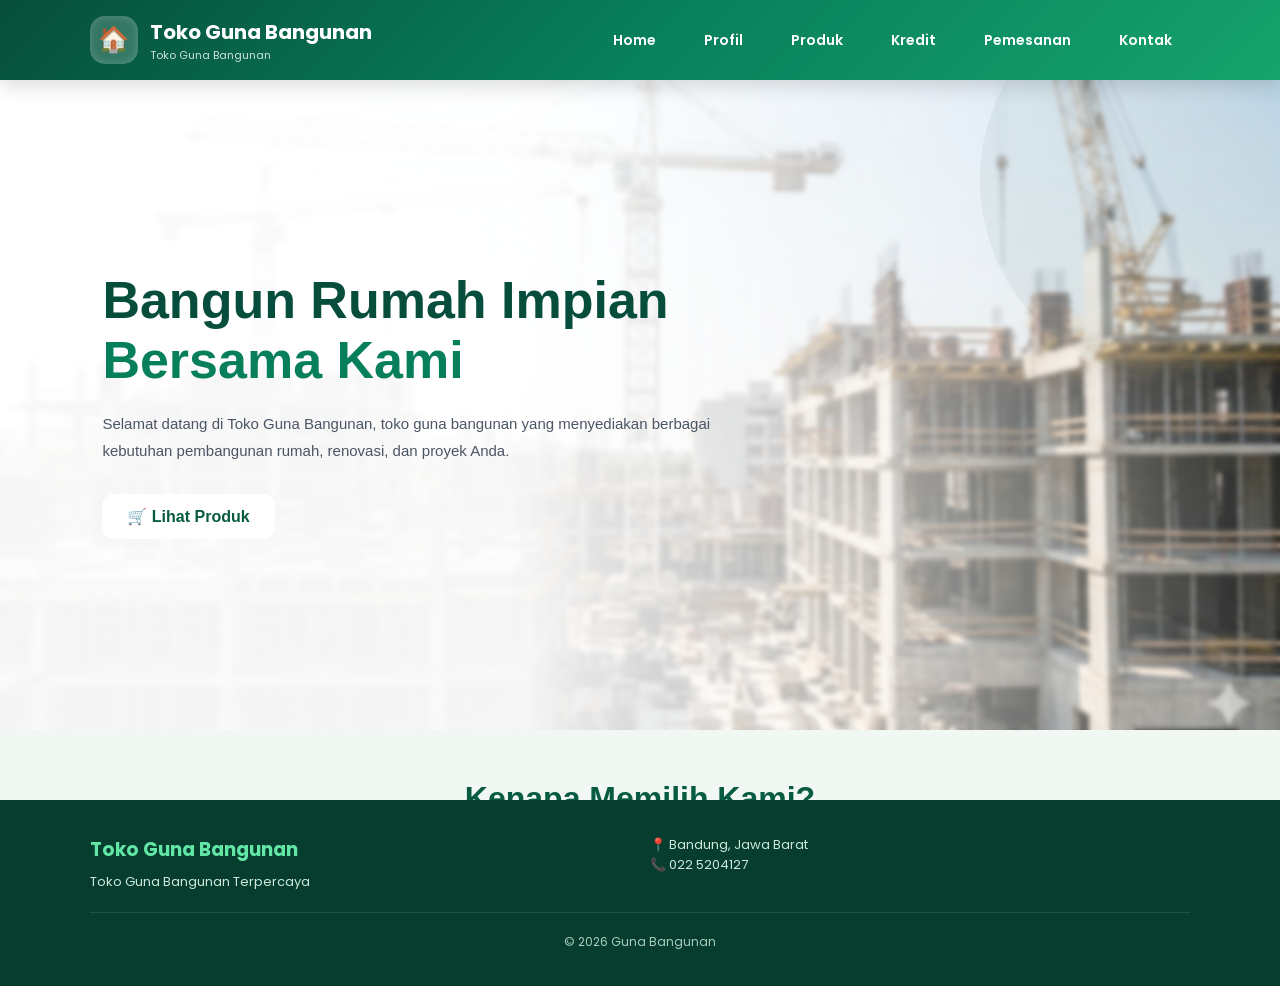
<file: index.html>
<!DOCTYPE html>
<html lang="id">
<head>
    <meta charset="UTF-8">
    <meta name="viewport" content="width=device-width, initial-scale=1.0">
    <title>Toko Guna Bangunan</title>

    <link rel="stylesheet" href="style.css">

    <!-- Font Google -->
    <link rel="preconnect" href="https://fonts.googleapis.com">
    <link rel="preconnect" href="https://fonts.gstatic.com" crossorigin>
    <link href="https://fonts.googleapis.com/css2?family=Poppins:wght@300;400;500;600;700;800&display=swap" rel="stylesheet">
</head>

<body>

    <!-- ================= HEADER ================= -->
    <header class="header">

        <div class="logo">
            <div class="logo-icon">🏠</div>

            <div>
                <h2>Toko Guna Bangunan</h2>
                <span>Toko Guna Bangunan</span>
            </div>
        </div>


        <nav class="navbar">
            <a href="home2.html" target="isi">Home</a>
            <a href="profil2.html" target="isi">Profil</a>
            <a href="produk2.html" target="isi">Produk</a>
            <a href="kredit2.html" target="isi">Kredit</a>
            <a href="form2.html" target="isi">Pemesanan</a>
            <a href="kontak2.html" target="isi">Kontak</a>
        </nav>

    </header>


    <!-- ================= ISI WEBSITE ================= -->

    <main>

        <iframe
            src="home2.html"
            name="isi"
            class="iframe-content"
            frameborder="0">
        </iframe>

    </main>


    <!-- ================= FOOTER ================= -->

    <footer>

        <div>
            <h3>Toko Guna Bangunan</h3>
            <p>Toko Guna Bangunan Terpercaya</p>
        </div>

        <div>
            <p>📍 Bandung, Jawa Barat</p>
            <p>📞 022 5204127</p>
        </div>


        <div class="copyright">
            © 2026 Guna Bangunan
        </div>

    </footer>

</body>
</html>
</file>
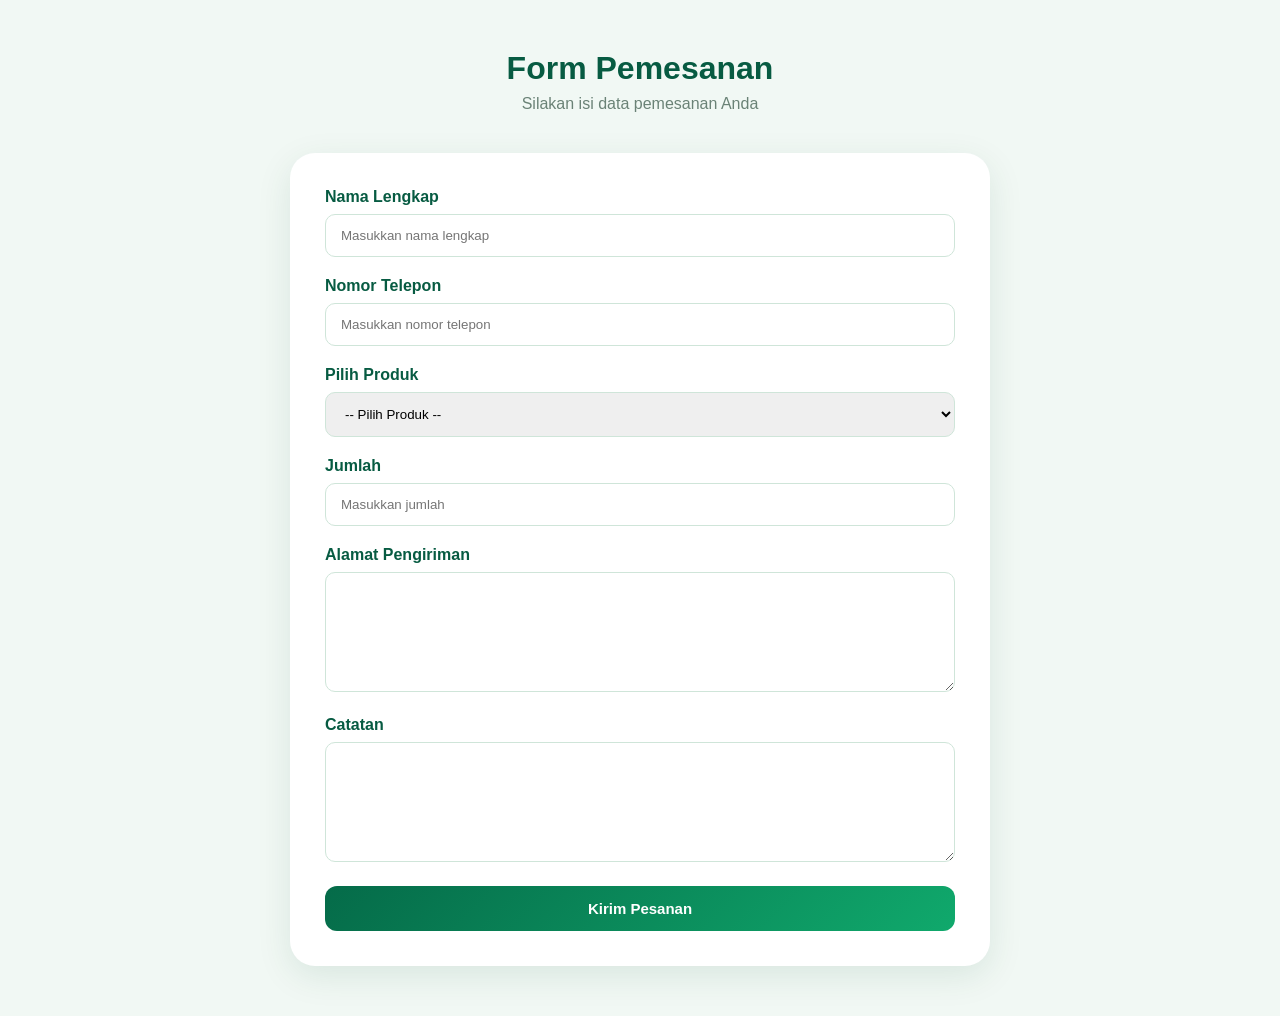
<file: form2.html>
<!DOCTYPE html>
<html lang="id">

<head>
    <meta charset="UTF-8">
    <meta name="viewport" content="width=device-width, initial-scale=1.0">

    <title>Pemesanan</title>

    <link rel="stylesheet" href="style.css">
</head>

<body>

<div class="container">

    <div class="section-title">
        <h1>Form Pemesanan</h1>
        <p>Silakan isi data pemesanan Anda</p>
    </div>


    <div class="form-box">

        <form>

            <div class="form-group">

                <label>Nama Lengkap</label>

                <input
                    type="text"
                    placeholder="Masukkan nama lengkap"
                    required>

            </div>


            <div class="form-group">

                <label>Nomor Telepon</label>

                <input
                    type="tel"
                    placeholder="Masukkan nomor telepon"
                    required>

            </div>


            <div class="form-group">

                <label>Pilih Produk</label>

                <select required>

                    <option value="">
                        -- Pilih Produk --
                    </option>

                    <option>Semen</option>
                    <option>Pasir Bangunan</option>
                    <option>Batu Bata Merah</option>
                    <option>Cat Tembok</option>
                    <option>Seng</option>
                    <option>Batu Split</option>
                    <option>Kayu</option>
                    <option>Asbes</option>
                    <option>Keramik</option>
                    <option>Paralon</option>
                    <option>Triplek</option>

                </select>

            </div>


            <div class="form-group">

                <label>Jumlah</label>

                <input
                    type="number"
                    placeholder="Masukkan jumlah"
                    min="1"
                    required>

            </div>


            <div class="form-group">

                <label>Alamat Pengiriman</label>

                <textarea
                    placeholder="Masukkan alamat lengkap">
                </textarea>

            </div>


            <div class="form-group">

                <label>Catatan</label>

                <textarea
                    placeholder="Tambahkan catatan jika diperlukan">
                </textarea>

            </div>


            <button
                type="submit"
                class="btn-submit">

                Kirim Pesanan

            </button>

        </form>

    </div>

</div>

</body>
</html>
</file>
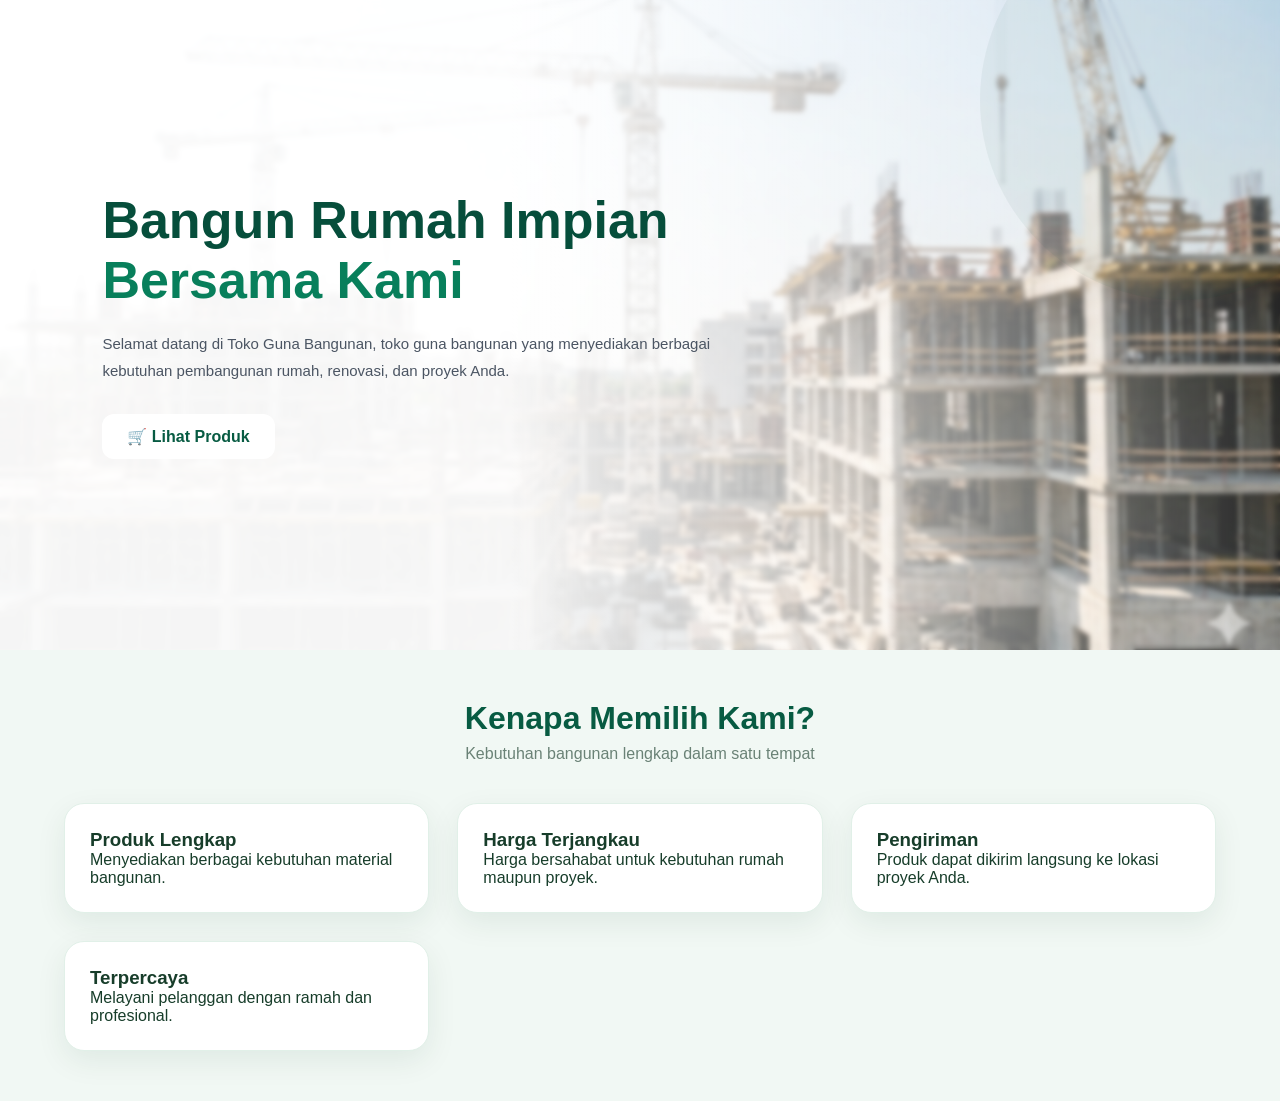
<file: home2.html>
<!DOCTYPE html>
<html lang="id">

<head>
    <meta charset="UTF-8">

    <title>Home</title>

    <link rel="stylesheet" href="style.css">
</head>

<body>

<section class="hero">

    <div class="hero-content">

        <h1>
            Bangun Rumah Impian
            <span>Bersama Kami</span>
        </h1>

        <p>
            Selamat datang di Toko Guna Bangunan,
            toko guna bangunan yang menyediakan
            berbagai kebutuhan pembangunan rumah,
            renovasi, dan proyek Anda.
        </p>

        <a href="produk2.html" class="btn">
            🛒 Lihat Produk
        </a>

    </div>

</section>


<section class="container">

    <div class="section-title">

        <h1>Kenapa Memilih Kami?</h1>

        <p>
            Kebutuhan bangunan lengkap dalam satu tempat
        </p>

    </div>


    <div class="product-grid">

        <div class="card">

            <h3>Produk Lengkap</h3>

            <p>
                Menyediakan berbagai kebutuhan
                material bangunan.
            </p>

        </div>


        <div class="card">

            <h3>Harga Terjangkau</h3>

            <p>
                Harga bersahabat untuk kebutuhan
                rumah maupun proyek.
            </p>

        </div>


        <div class="card">

            <h3> Pengiriman</h3>

            <p>
                Produk dapat dikirim langsung
                ke lokasi proyek Anda.
            </p>

        </div>


        <div class="card">

            <h3>Terpercaya</h3>

            <p>
                Melayani pelanggan dengan
                ramah dan profesional.
            </p>

        </div>

    </div>

</section>

</body>
</html>
</file>
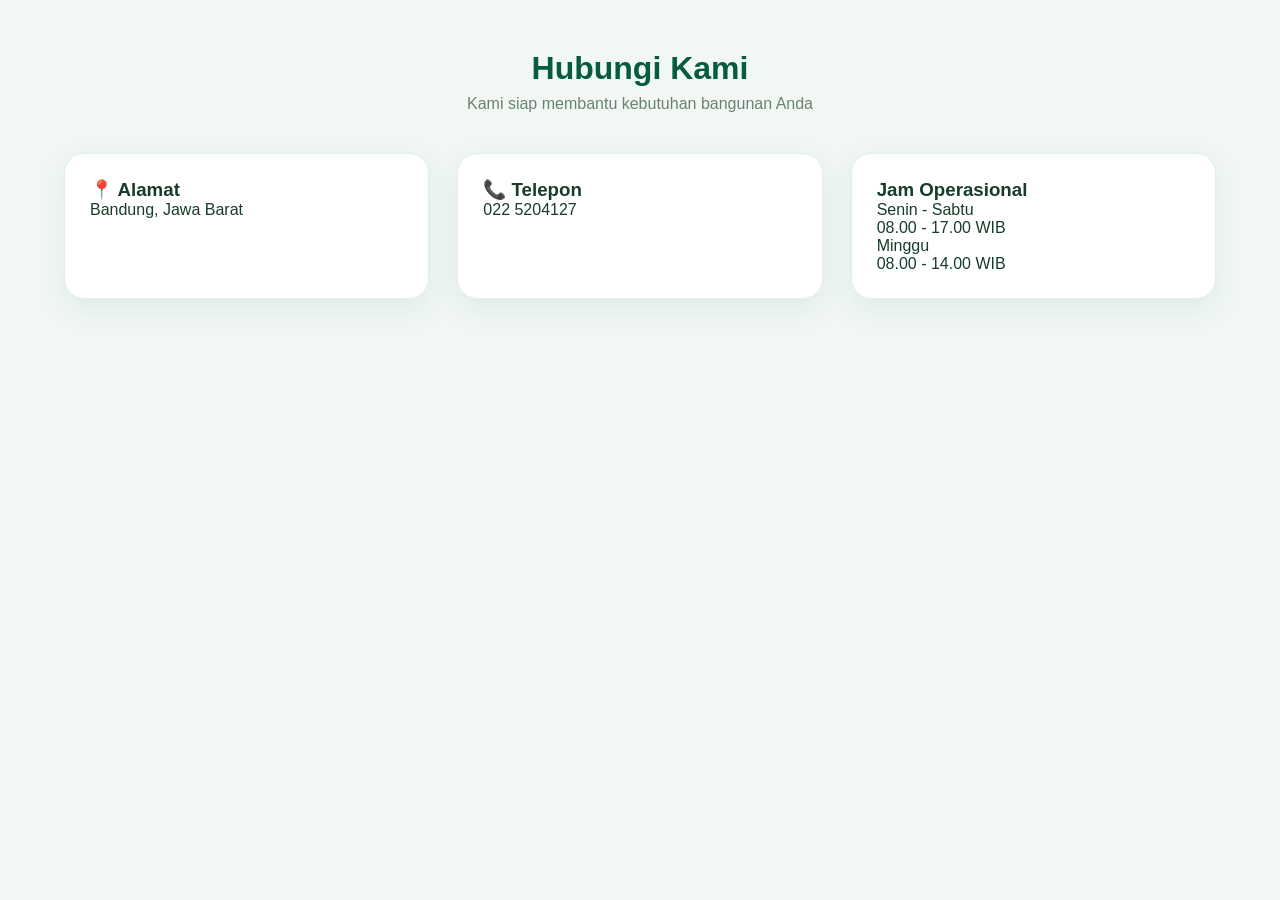
<file: kontak2.html>
<!DOCTYPE html>
<html lang="id">

<head>
    <meta charset="UTF-8">
    <meta name="viewport" content="width=device-width, initial-scale=1.0">

    <title>Kontak</title>

    <link rel="stylesheet" href="style.css">
</head>

<body>

<div class="container">

    <div class="section-title">
        <h1>Hubungi Kami</h1>
        <p>Kami siap membantu kebutuhan bangunan Anda</p>
    </div>


    <div class="product-grid">


        <div class="card">

            <h3>📍 Alamat</h3>

            <p>
                Bandung, Jawa Barat
            </p>

        </div>


        <div class="card">

            <h3>📞 Telepon</h3>

            <p>
                022 5204127
            </p>

        </div>


        <div class="card">

            <h3> Jam Operasional</h3>

            <p>
                Senin - Sabtu <br>
                08.00 - 17.00 WIB
            </p>
			
			<p>
                Minggu <br>
                08.00 - 14.00 WIB
            </p>

        </div>


    </div>

</div>

</body>
</html>
</file>
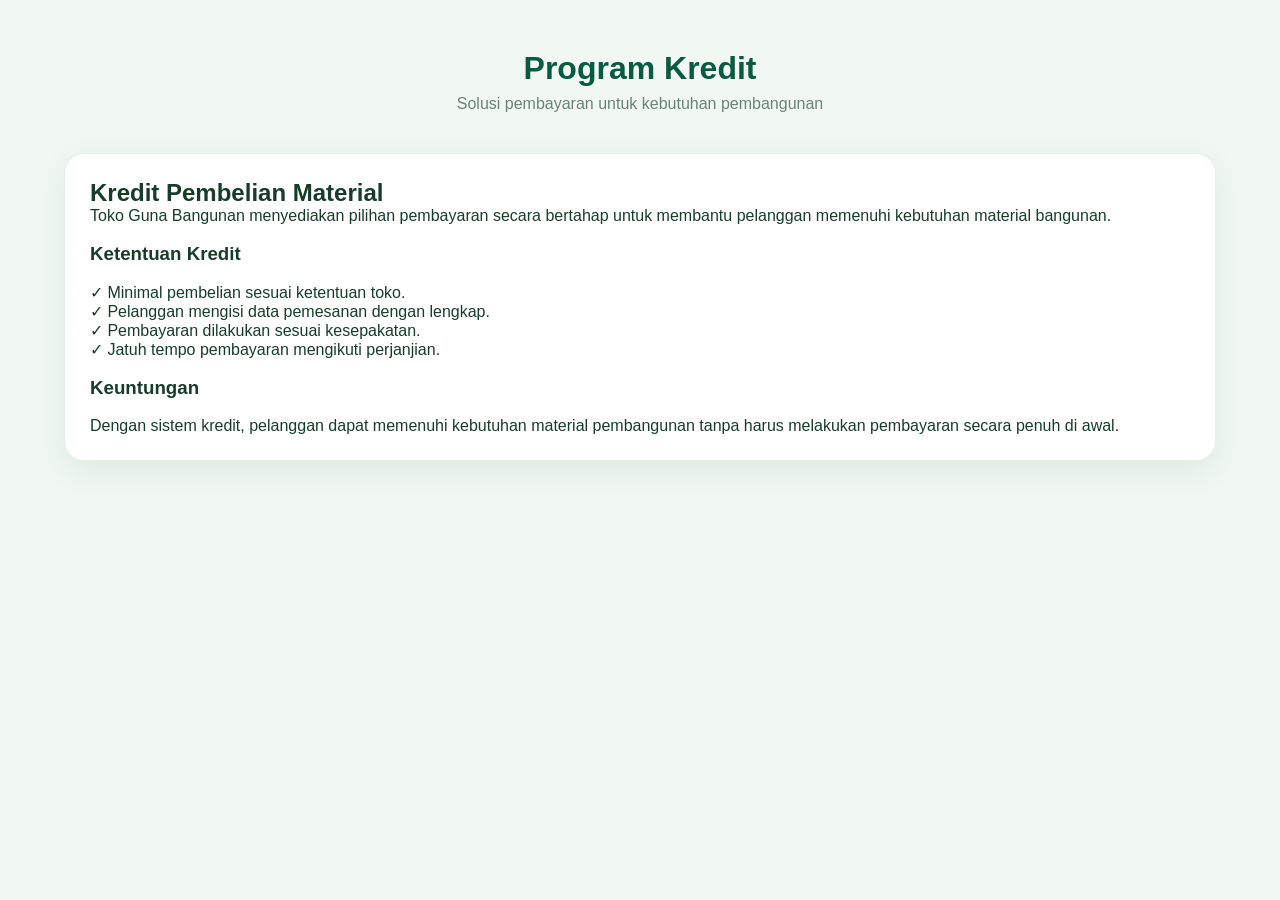
<file: kredit2.html>
<!DOCTYPE html>
<html lang="id">

<head>
    <meta charset="UTF-8">
    <meta name="viewport" content="width=device-width, initial-scale=1.0">

    <title>Kredit</title>

    <link rel="stylesheet" href="style.css">
</head>

<body>

<div class="container">

    <div class="section-title">
        <h1>Program Kredit</h1>
        <p>Solusi pembayaran untuk kebutuhan pembangunan</p>
    </div>


    <div class="card">

        <h2>Kredit Pembelian Material</h2>

        <p>
            Toko Guna Bangunan menyediakan pilihan pembayaran
            secara bertahap untuk membantu pelanggan memenuhi
            kebutuhan material bangunan.
        </p>

        <br>

        <h3>Ketentuan Kredit</h3>

        <br>

        <p>✓ Minimal pembelian sesuai ketentuan toko.</p>

        <p>✓ Pelanggan mengisi data pemesanan dengan lengkap.</p>

        <p>✓ Pembayaran dilakukan sesuai kesepakatan.</p>

        <p>✓ Jatuh tempo pembayaran mengikuti perjanjian.</p>

        <br>

        <h3>Keuntungan</h3>

        <br>

        <p>
            Dengan sistem kredit, pelanggan dapat memenuhi
            kebutuhan material pembangunan tanpa harus melakukan
            pembayaran secara penuh di awal.
        </p>

    </div>

</div>

</body>
</html>
</file>
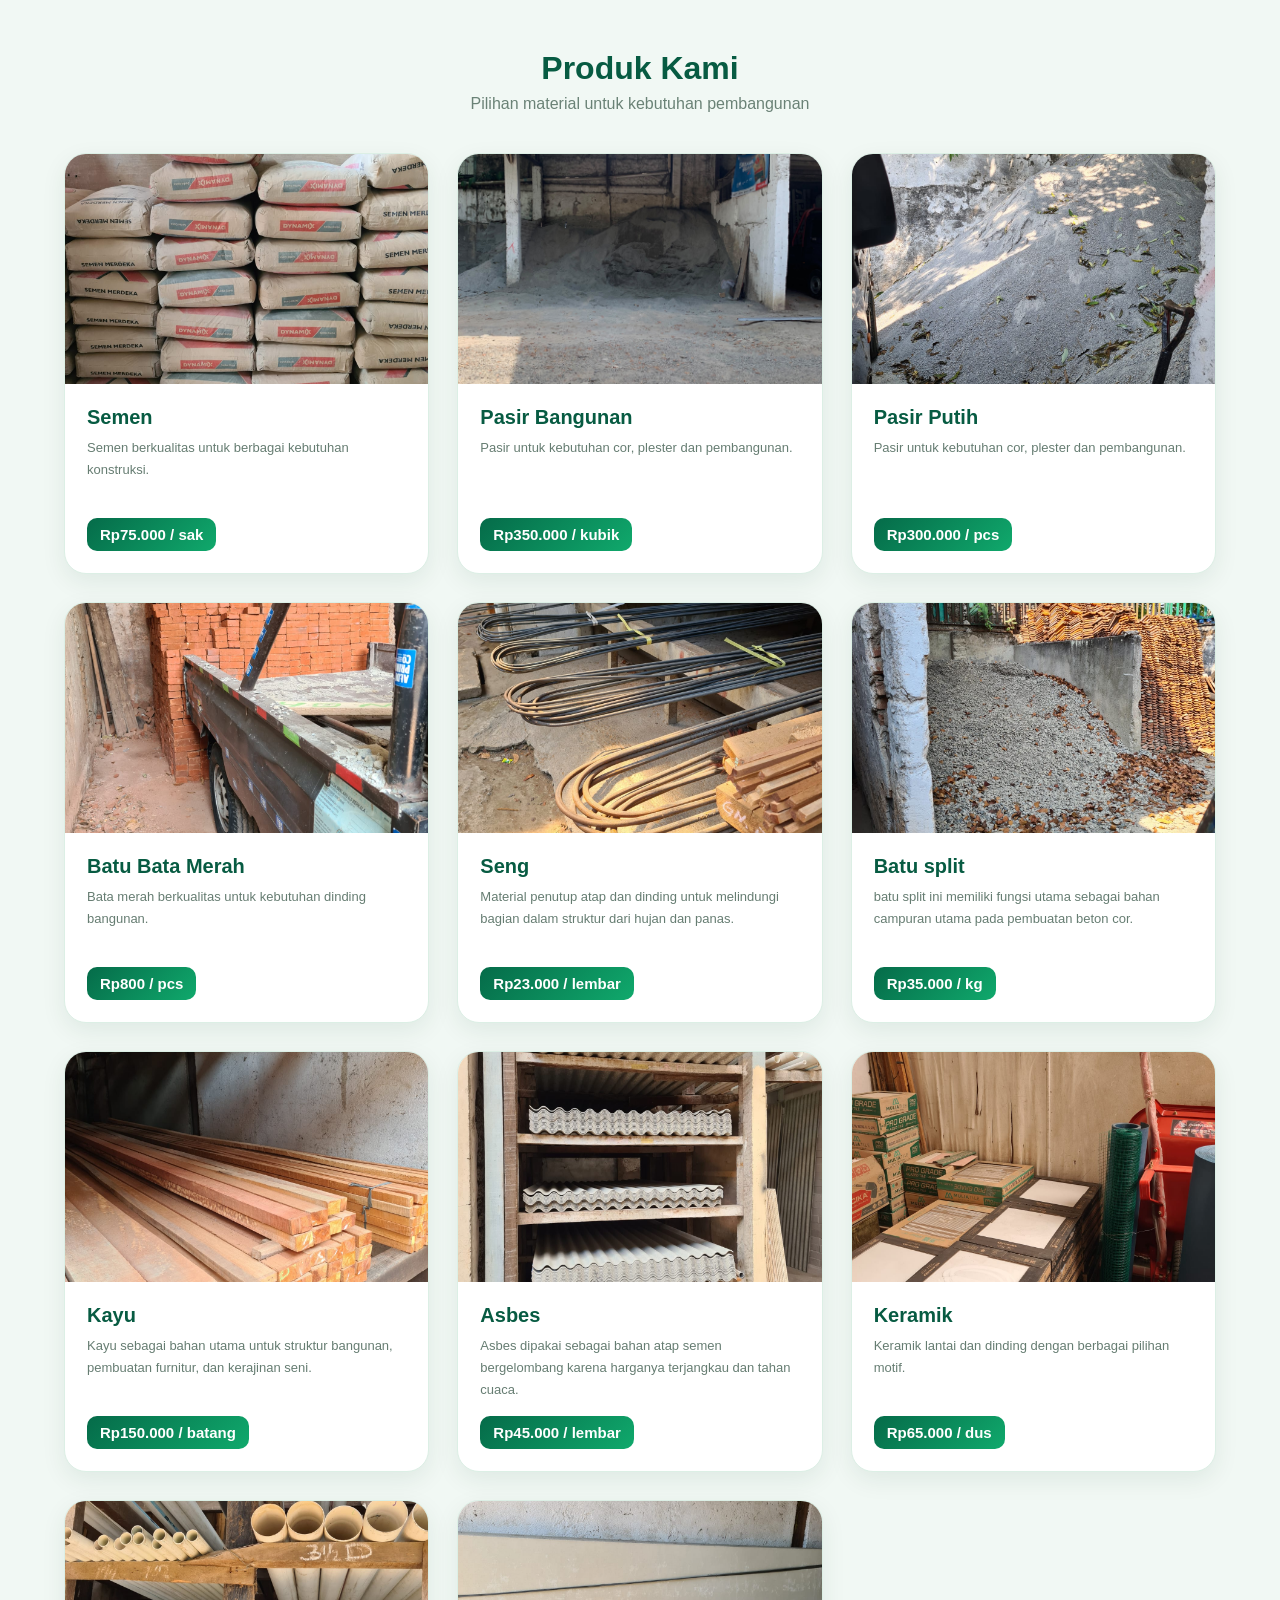
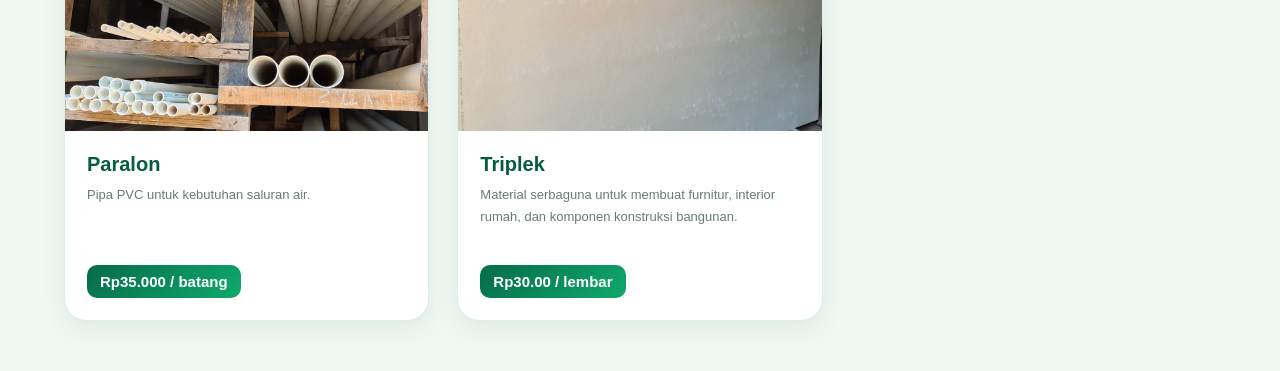
<file: produk2.html>
<!DOCTYPE html>
<html lang="id">

<head>
    <meta charset="UTF-8">
    <title>Produk</title>

    <link rel="stylesheet" href="style.css">
</head>

<body>

<div class="container">

    <div class="section-title">
        <h1>Produk Kami</h1>
        <p>Pilihan material untuk kebutuhan pembangunan</p>
    </div>


    <div class="product-grid">


        <!-- ================= PRODUK 1 ================= -->

        <div class="product-card">

            <img src="gambar/semen.JPG" alt="Semen">

            <div class="product-info">

                <h3>Semen</h3>

                <p>
                    Semen berkualitas untuk berbagai
                    kebutuhan konstruksi.
                </p>

                <div class="price">
                    Rp75.000 / sak
                </div>

            </div>
        </div>


        <!-- ================= PRODUK 2 ================= -->

        <div class="product-card">

            <img src="gambar/pasirpasang.JPG" alt="Pasir Pasang">

            <div class="product-info">

                <h3>Pasir Bangunan</h3>

                <p>
                    Pasir untuk kebutuhan cor,
                    plester dan pembangunan.
                </p>

                <div class="price">
                    Rp350.000 / kubik
                </div>

            </div>
        </div>


        <!-- ================= PRODUK 3 ================= -->

        <div class="product-card">

            <img src="gambar/pasirputih.JPG" alt="Pasir Putih">

            <div class="product-info">

                <h3>Pasir Putih</h3>

                <p>
                    Pasir untuk kebutuhan cor,
                    plester dan pembangunan.
                </p>

                <div class="price">
                    Rp300.000 / pcs
                </div>

            </div>
        </div>


        <!-- ================= PRODUK 4 ================= -->

        <div class="product-card">

            <img src="gambar/batubata.JPG" alt="Batu Bata Merah">

            <div class="product-info">

                <h3>Batu Bata Merah</h3>

                <p>
                    Bata merah berkualitas untuk
                    kebutuhan dinding bangunan.
                </p>

                <div class="price">
                    Rp800 / pcs
                </div>

            </div>
        </div>


        <!-- ================= PRODUK 5 ================= -->

        <div class="product-card">

            
            <img src="gambar/seng.JPG" alt="Seng">

            <div class="product-info">

                <h3>Seng</h3>

                <p>
                    Material penutup atap dan dinding untuk melindungi 
					bagian dalam struktur dari hujan dan panas.
                </p>

                
                <div class="price">
                    Rp23.000 / lembar
                </div>

            </div>
        </div>


        <!-- ================= PRODUK 6 ================= -->

        <div class="product-card">

            <img src="gambar/batusplit.JPG" alt="Batu split">

            <div class="product-info">

                <h3>Batu split</h3>

                <p>
                    batu split ini memiliki fungsi utama sebagai bahan 
					campuran utama pada pembuatan beton cor.
                </p>

                <div class="price">
                    Rp35.000 / kg
                </div>

            </div>
        </div>


        <!-- ================= PRODUK 7 ================= -->

        <div class="product-card">

            <img src="gambar/kayu.JPG" alt="Kayu">

            <div class="product-info">

                <h3>Kayu</h3>

                <p>
                    Kayu sebagai bahan utama untuk struktur bangunan, 
					pembuatan furnitur, dan kerajinan seni.
                </p>

                <div class="price">
                    Rp150.000 / batang
                </div>

            </div>
        </div>


        <!-- ================= PRODUK 8 ================= -->

        <div class="product-card">

            <img src="gambar/asbes.JPG" alt="asbes">

            <div class="product-info">

                <h3>Asbes</h3>

                <p>
                    Asbes dipakai sebagai bahan atap semen bergelombang 
					karena harganya terjangkau dan tahan cuaca.
                </p>

                <div class="price">
                    Rp45.000 / lembar
                </div>

            </div>
        </div>


        <!-- ================= PRODUK 9 ================= -->

        <div class="product-card">

            <img src="gambar/keramik.JPG" alt="Keramik">

            <div class="product-info">

                <h3>Keramik</h3>

                <p>
                    Keramik lantai dan dinding
                    dengan berbagai pilihan motif.
                </p>

                <div class="price">
                    Rp65.000 / dus
                </div>

            </div>
        </div>


        <!-- ================= PRODUK 10 ================= -->

        <div class="product-card">

            <img src="gambar/paralon.JPG" alt="Paralon">

            <div class="product-info">

                <h3>Paralon</h3>

                <p>
                    Pipa PVC untuk kebutuhan
                    saluran air.
                </p>

                <div class="price">
                    Rp35.000 / batang
                </div>

            </div>
        </div>


        <!-- ================= PRODUK 11 ================= -->

        <div class="product-card">

            <img src="gambar/triplek.JPG" alt="Triplek">

            <div class="product-info">

                <h3>Triplek</h3>

                <p>
                    Material serbaguna untuk membuat furnitur, interior rumah, 
					dan komponen konstruksi bangunan.
                </p>

                <div class="price">
                    Rp30.00 / lembar
                </div>

            </div>
        </div>


    </div>

</div>

</body>
</html>
</file>
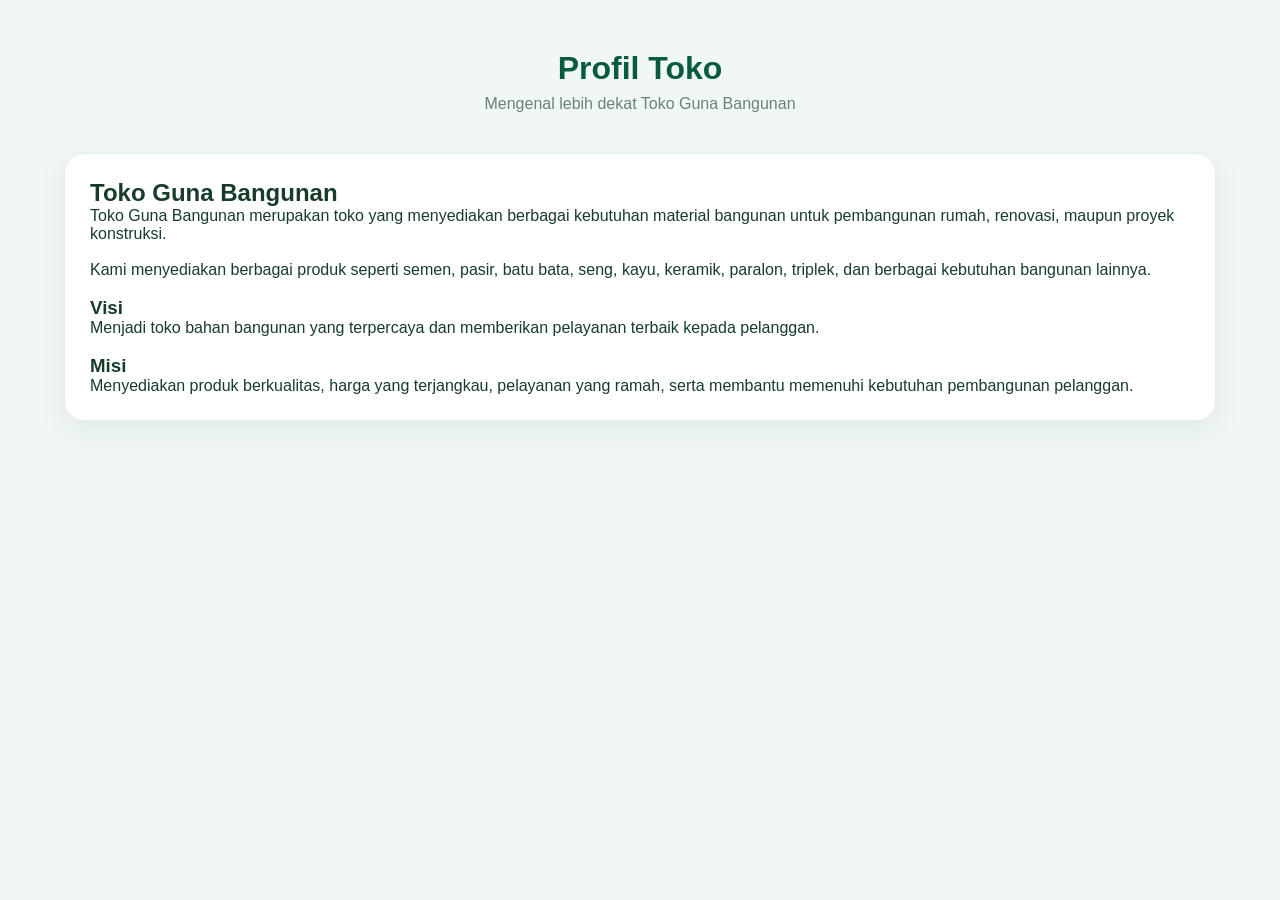
<file: profil2.html>
<!DOCTYPE html>
<html lang="id">

<head>
    <meta charset="UTF-8">
    <meta name="viewport" content="width=device-width, initial-scale=1.0">

    <title>Profil</title>

    <link rel="stylesheet" href="style.css">
</head>

<body>

<div class="container">

    <div class="section-title">
        <h1>Profil Toko</h1>
        <p>Mengenal lebih dekat Toko Guna Bangunan</p>
    </div>


    <div class="card">

        <h2>Toko Guna Bangunan</h2>

        <p>
            Toko Guna Bangunan merupakan toko yang menyediakan
            berbagai kebutuhan material bangunan untuk pembangunan
            rumah, renovasi, maupun proyek konstruksi.
        </p>

        <br>

        <p>
            Kami menyediakan berbagai produk seperti semen, pasir,
            batu bata, seng, kayu, keramik, paralon, triplek,
            dan berbagai kebutuhan bangunan lainnya.
        </p>

        <br>

        <h3>Visi</h3>

        <p>
            Menjadi toko bahan bangunan yang terpercaya dan
            memberikan pelayanan terbaik kepada pelanggan.
        </p>

        <br>

        <h3>Misi</h3>

        <p>
            Menyediakan produk berkualitas, harga yang terjangkau,
            pelayanan yang ramah, serta membantu memenuhi kebutuhan
            pembangunan pelanggan.
        </p>

    </div>

</div>

</body>
</html>
</file>
<file: style.css>
/* =================================================
   RESET
================================================= */

* {
    margin: 0;
    padding: 0;
    box-sizing: border-box;
}

html {
    scroll-behavior: smooth;
}

body {
    font-family: 'Poppins', sans-serif;
    background: #f1f8f4;
    color: #173d2a;
}


/* =================================================
   HEADER
================================================= */

.header {
    min-height: 80px;
    display: flex;
    align-items: center;
    justify-content: space-between;
    padding: 15px 7%;
    background: linear-gradient(
        135deg,
        #064e3b,
        #087f5b,
        #16a36d
    );
    color: white !important;
    box-shadow: 0 5px 20px rgba(0,0,0,0.15);
    position: relative;
    z-index: 99999 !important; 
}


/* LOGO */

.logo {
    display: flex;
    align-items: center;
    gap: 12px;
}

.logo-icon {
    width: 48px;
    height: 48px;
    display: flex;
    align-items: center;
    justify-content: center;
    border-radius: 15px;
    background: rgba(255,255,255,0.18);
    font-size: 25px;
    box-shadow: inset 0 0 10px rgba(255,255,255,0.2);
}

.logo h2 {
    font-size: 20px;
    color: white !important;
}

.logo span {
    font-size: 11px;
    opacity: 0.8;
    color: white !important;
    display: block;
}

/* =================================================
   NAVBAR
================================================= */

.navbar {
    display: flex !important; 
    gap: 12px;
    flex-wrap: wrap;
    position: relative;
    z-index: 999 !important; 
}

.navbar a {
    color: #ffffff !important; 
    text-decoration: none !important;
    padding: 10px 18px;
    border-radius: 10px;
    font-size: 14px;
    font-weight: 600; 
    display: inline-block !important;
    transition: all 0.3s ease;
}

.navbar a:hover {
    background: rgba(255, 255, 255, 0.25) !important; 
    transform: translateY(-3px);
    box-shadow: 0 5px 15px rgba(0,0,0,0.2);
}


/* =================================================
   IFRAME
================================================= */

.iframe-content {
    width: 100%;
    height: 720px;

    display: block;

    border: none;

    background: #f1f8f4;
}


/* =================================================
   FOOTER
================================================= */

footer {
    background: #063d2e;

    color: white;

    padding: 35px 7%;

    display: grid;

    grid-template-columns:
        repeat(2, 1fr);

    gap: 20px;
}

footer h3 {
    color: #62e6a6;
    margin-bottom: 8px;
}

footer p {
    font-size: 13px;
    color: #cce9dc;
}

.copyright {
    grid-column: 1 / -1;

    text-align: center;

    padding-top: 20px;

    border-top:
        1px solid rgba(255,255,255,0.1);

    font-size: 12px;

    color: #a9cdbd;
}


/* =================================================
   UMUM
================================================= */

.container {
    width: 90%;
    max-width: 1200px;

    margin: auto;

    padding: 50px 0;
}

.section-title {
    text-align: center;

    margin-bottom: 40px;
}

.section-title h1 {
    color: #075b42;

    font-size: 32px;
}

.section-title p {
    color: #6a8276;

    margin-top: 8px;
}


/* =================================================
   HERO
================================================= */

.hero {
    min-height: 650px;
    display: flex;
    align-items: center;
    position: relative;
    overflow: hidden;
    color: #173d2a; 
    padding: 60px 8%;
    background-image: url("gambar/header.jpg"); 
    background-size: cover;
    background-position: center;
}

.hero::before {
    content: "";
    position: absolute;
    top: 0; 
    left: 0; 
    width: 100%; 
    height: 100%;
    background: linear-gradient(to right, rgba(255, 255, 255, 0.96) 40%, rgba(255, 255, 255, 0.6) 70%, rgba(255, 255, 255, 0.15));
    backdrop-filter: blur(2px); 
    z-index: 1;
}

.hero::after {
    content: "";
    position: absolute;
    width: 400px;
    height: 400px;
    border-radius: 50%;
    background: rgba(6, 78, 59, 0.05); 
    right: -100px;
    top: -100px;
    z-index: 1;
}

.hero-content {
    max-width: 650px;
    position: relative;
    z-index: 2;
}

.hero-content h1 {
    font-size: 52px;
    line-height: 1.15;
    margin-bottom: 20px;
    color: #064e3b; 
}

.hero-content h1 span {
    color: #087f5b; 
}

.hero-content p {
    color: #4b5563; 
    line-height: 1.8;
    margin-bottom: 30px;
    font-size: 15px;
}



/* =================================================
   BUTTON
================================================= */

.btn {
    display: inline-block;

    padding: 13px 25px;

    border-radius: 12px;

    text-decoration: none;

    font-weight: 600;

    color: #075b42;

    background: white;

    transition: 0.3s;
}

.btn:hover {
    transform: translateY(-5px) scale(1.03);

    box-shadow:
        0 12px 25px rgba(0,0,0,0.2);
}

.btn:active {
    transform: scale(0.92);
}


/* =================================================
   CARD
================================================= */

.card {
    background: white;

    padding: 25px;

    border-radius: 20px;

    box-shadow:
        0 10px 30px rgba(0,70,40,0.08);

    border:
        1px solid #e1f0e8;

    transition: 0.3s;
}

.card:hover {
    transform: translateY(-10px);

    box-shadow:
        0 20px 40px rgba(0,90,50,0.15);
}



/* =================================================
   GRID PRODUK
================================================= */

.product-grid {
    display: grid;
    grid-template-columns: repeat(3, 1fr);
    gap: 28px;
    margin-top: 20px;
}

.product-card {
    position: relative;
    overflow: hidden;

    background: white;

    border-radius: 22px;

    border: 1px solid #dcefe5;

    box-shadow:
        0 8px 25px rgba(0, 70, 40, 0.08);

    transition:
        transform 0.35s ease,
        box-shadow 0.35s ease;

    cursor: pointer;
}

.product-card:hover {
    transform: translateY(-10px);

    box-shadow:
        0 18px 40px rgba(0, 90, 50, 0.18);
}


/* GAMBAR PRODUK */

.product-card img {
    width: 100%;
    height: 230px;

    object-fit: cover;

    display: block;

    transition:
        transform 0.5s ease,
        filter 0.5s ease;
}


/* Saat mouse diarahkan */

.product-card:hover img {
    transform: scale(1.08);
    filter: brightness(1.05);
}


/* Saat gambar / card ditekan */

.product-card:active {
    transform: scale(0.96);
}

.product-card:active img {
    transform: scale(1.15) rotate(2deg);
}


/* BAGIAN INFORMASI */

.product-info {
    padding: 22px;
}

.product-info h3 {
    color: #075b42;

    font-size: 20px;

    margin-bottom: 8px;
}

.product-info p {
    color: #667d72;

    font-size: 13px;

    line-height: 1.7;

    min-height: 66px;

    margin-bottom: 15px;
}

.price {
    display: inline-block;

    color: white;

    font-weight: 700;

    font-size: 15px;

    padding: 8px 13px;

    border-radius: 10px;

    background:
        linear-gradient(
            135deg,
            #056b49,
            #10a96c
        );
}


/* =================================================
   FORM
================================================= */

.form-box {
    max-width: 700px;

    margin: auto;

    background: white;

    padding: 35px;

    border-radius: 25px;

    box-shadow:
        0 10px 35px rgba(0,80,50,0.1);
}

.form-group {
    margin-bottom: 20px;
}

.form-group label {
    display: block;

    margin-bottom: 8px;

    font-weight: 600;

    color: #075b42;
}

.form-group input,
.form-group select,
.form-group textarea {
    width: 100%;

    padding: 13px 15px;

    border:
        1px solid #cfe5d9;

    border-radius: 10px;

    outline: none;

    font-family: inherit;

    transition: 0.3s;
}

.form-group input:focus,
.form-group select:focus,
.form-group textarea:focus {
    border-color: #0a9b63;

    box-shadow:
        0 0 0 3px rgba(10,155,99,0.1);
}

textarea {
    min-height: 120px;

    resize: vertical;
}

.btn-submit {
    width: 100%;

    border: none;

    cursor: pointer;

    padding: 14px;

    border-radius: 12px;

    color: white;

    font-size: 15px;

    font-weight: 600;

    background:
        linear-gradient(
            135deg,
            #056b49,
            #10a96c
        );

    transition: 0.3s;
}

.btn-submit:hover {
    transform: translateY(-3px);

    box-shadow:
        0 10px 20px rgba(0,120,70,0.2);
}

.btn-submit:active {
    transform: scale(0.95);
}


/* =================================================
   RESPONSIVE
================================================= */

@media (max-width: 900px) {

    .header {
        flex-direction: column;

        gap: 15px;
    }

    .product-grid {
        grid-template-columns:
            repeat(2, 1fr);
    }

    .hero-content h1 {
        font-size: 40px;
    }

}

@media (max-width: 600px) {

    .product-grid {
        grid-template-columns: 1fr;
    }

    .navbar {
        justify-content: center;
    }

    .navbar a {
        font-size: 11px;
        padding: 8px 10px;
    }

    .hero {
        min-height: 550px;

        padding: 40px 7%;
    }

    .hero-content h1 {
        font-size: 34px;
    }

    footer {
        grid-template-columns: 1fr;
    }

    .iframe-content {
        height: 800px;
    }
}
</file>
